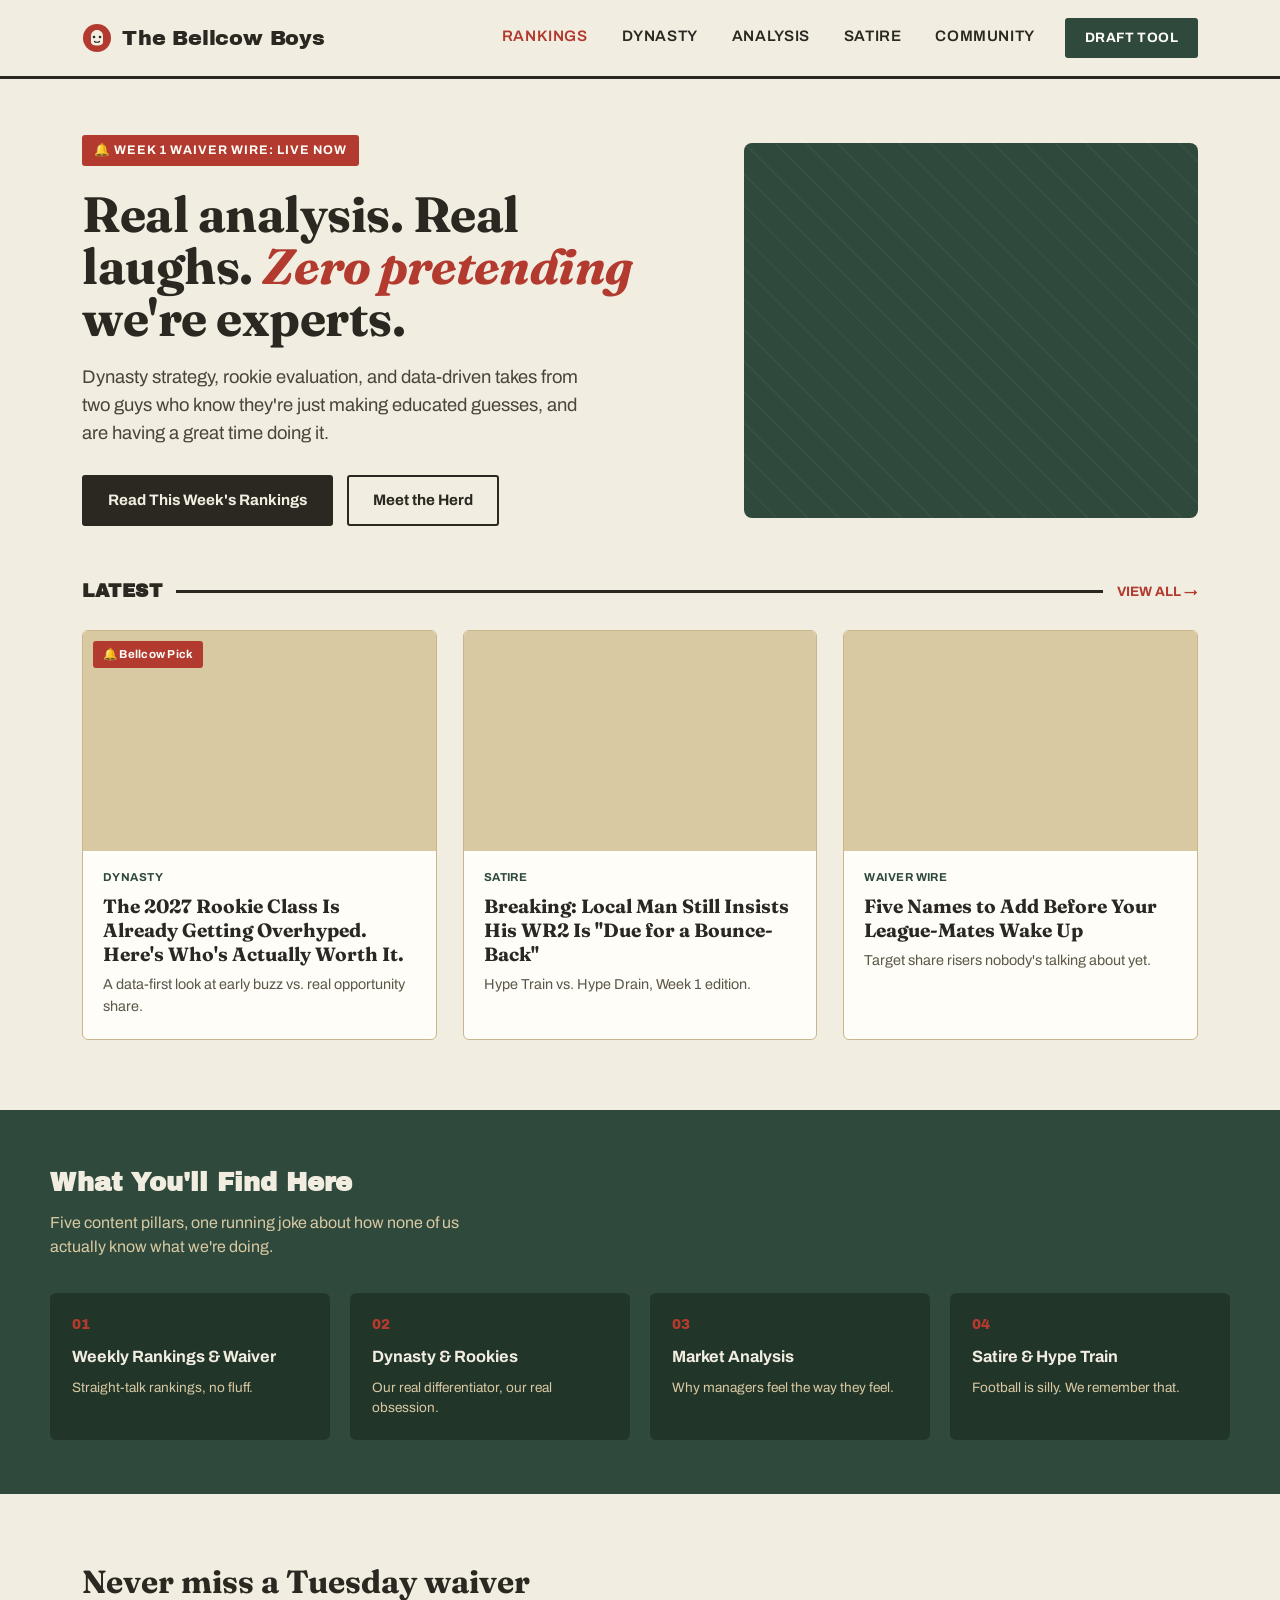
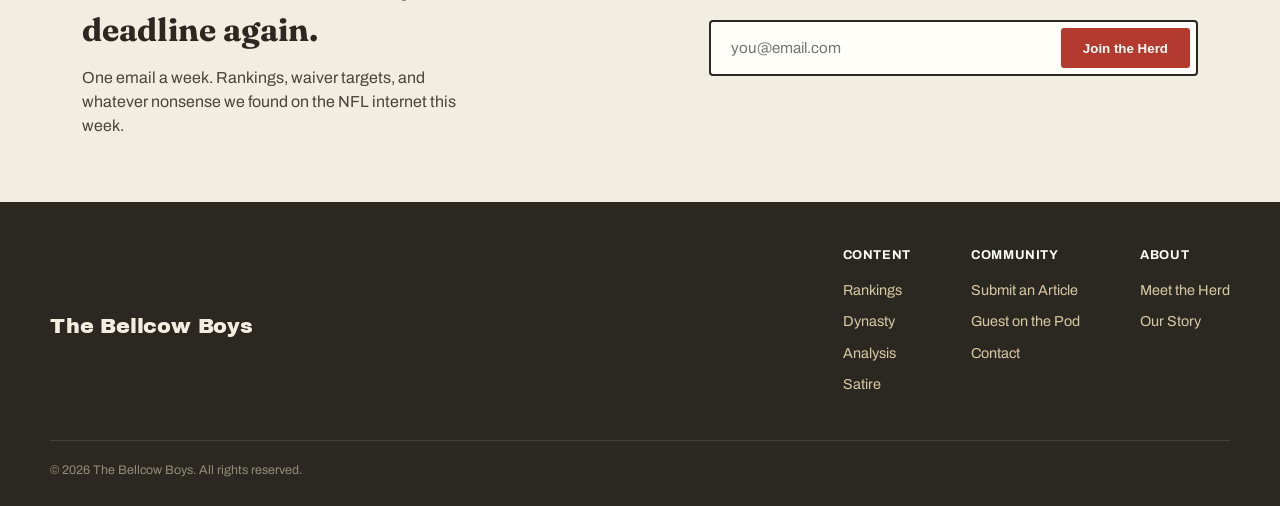
<file: index.html>
<!DOCTYPE html>
<html lang="en">
<head>
<meta charset="UTF-8">
<meta name="viewport" content="width=device-width, initial-scale=1.0">
<title>The Bellcow Boys | Fantasy Football</title>
<meta name="description" content="Dynasty strategy, rookie evaluation, and data-driven fantasy football analysis from The Bellcow Boys.">
<link rel="stylesheet" href="styles.css">
</head>
<body>

<header>
  <div class="nav-wrap">
    <a href="index.html" class="logo">
      <svg width="30" height="30" viewBox="0 0 30 30" fill="none">
        <circle cx="15" cy="15" r="14" fill="#B23A2E"/>
        <path d="M9 13c0-3.5 2.8-6 6-6s6 2.5 6 6v6c0 2-1.8 3.5-6 3.5s-6-1.5-6-3.5v-6z" fill="#F2EDE1"/>
        <circle cx="12" cy="14" r="1.3" fill="#2B2822"/>
        <circle cx="18" cy="14" r="1.3" fill="#2B2822"/>
        <path d="M12.5 18.5c1 1 4 1 5 0" stroke="#2B2822" stroke-width="1.2" stroke-linecap="round"/>
      </svg>
      The Bellcow Boys
    </a>
    <div class="nav-right">
      <nav class="links">
        <a href="#" class="active">Rankings</a>
        <a href="#">Dynasty</a>
        <a href="#">Analysis</a>
        <a href="#">Satire</a>
        <a href="#">Community</a>
      </nav>
      <a href="#" class="nav-cta">Draft Tool</a>
    </div>
  </div>
</header>

<section class="hero">
  <div>
    <span class="hero-eyebrow">🔔 Week 1 Waiver Wire: Live Now</span>
    <h1>Real analysis. Real laughs. <em>Zero pretending</em> we're experts.</h1>
    <p>Dynasty strategy, rookie evaluation, and data-driven takes from two guys who know they're just making educated guesses, and are having a great time doing it.</p>
    <div class="hero-actions">
      <a href="article.html" class="btn-primary">Read This Week's Rankings</a>
      <a href="#" class="btn-secondary">Meet the Herd</a>
    </div>
  </div>
  <div class="hero-art"></div>
</section>

<div class="section-label">
  <h2>Latest</h2>
  <div class="rule"></div>
  <a href="#" class="viewall">View All →</a>
</div>

<div class="grid">
  <a class="card" href="article.html">
    <div class="card-thumb pick"></div>
    <div class="card-body">
      <span class="card-tag">Dynasty</span>
      <h3>The 2027 Rookie Class Is Already Getting Overhyped. Here's Who's Actually Worth It.</h3>
      <p>A data-first look at early buzz vs. real opportunity share.</p>
    </div>
  </a>
  <a class="card" href="#">
    <div class="card-thumb"></div>
    <div class="card-body">
      <span class="card-tag">Satire</span>
      <h3>Breaking: Local Man Still Insists His WR2 Is "Due for a Bounce-Back"</h3>
      <p>Hype Train vs. Hype Drain, Week 1 edition.</p>
    </div>
  </a>
  <a class="card" href="#">
    <div class="card-thumb"></div>
    <div class="card-body">
      <span class="card-tag">Waiver Wire</span>
      <h3>Five Names to Add Before Your League-Mates Wake Up</h3>
      <p>Target share risers nobody's talking about yet.</p>
    </div>
  </a>
</div>

<section class="pillars">
  <div class="pillars-inner">
    <h2>What You'll Find Here</h2>
    <p>Five content pillars, one running joke about how none of us actually know what we're doing.</p>
    <div class="pillar-row">
      <div class="pillar">
        <div class="num">01</div>
        <h4>Weekly Rankings & Waiver</h4>
        <p>Straight-talk rankings, no fluff.</p>
      </div>
      <div class="pillar">
        <div class="num">02</div>
        <h4>Dynasty & Rookies</h4>
        <p>Our real differentiator, our real obsession.</p>
      </div>
      <div class="pillar">
        <div class="num">03</div>
        <h4>Market Analysis</h4>
        <p>Why managers feel the way they feel.</p>
      </div>
      <div class="pillar">
        <div class="num">04</div>
        <h4>Satire & Hype Train</h4>
        <p>Football is silly. We remember that.</p>
      </div>
    </div>
  </div>
</section>

<section class="newsletter">
  <div>
    <h2>Never miss a Tuesday waiver deadline again.</h2>
    <p>One email a week. Rankings, waiver targets, and whatever nonsense we found on the NFL internet this week.</p>
  </div>
  <form class="newsletter-form">
    <input type="email" placeholder="you@email.com" />
    <button type="submit">Join the Herd</button>
  </form>
</section>

<footer>
  <div class="footer-inner">
    <div class="logo">The Bellcow Boys</div>
    <div class="footer-cols">
      <div class="footer-col">
        <h5>Content</h5>
        <a href="#">Rankings</a>
        <a href="#">Dynasty</a>
        <a href="#">Analysis</a>
        <a href="#">Satire</a>
      </div>
      <div class="footer-col">
        <h5>Community</h5>
        <a href="#">Submit an Article</a>
        <a href="#">Guest on the Pod</a>
        <a href="#">Contact</a>
      </div>
      <div class="footer-col">
        <h5>About</h5>
        <a href="#">Meet the Herd</a>
        <a href="#">Our Story</a>
      </div>
    </div>
  </div>
  <div class="footer-bottom">© 2026 The Bellcow Boys. All rights reserved.</div>
</footer>

</body>
</html>
</file>
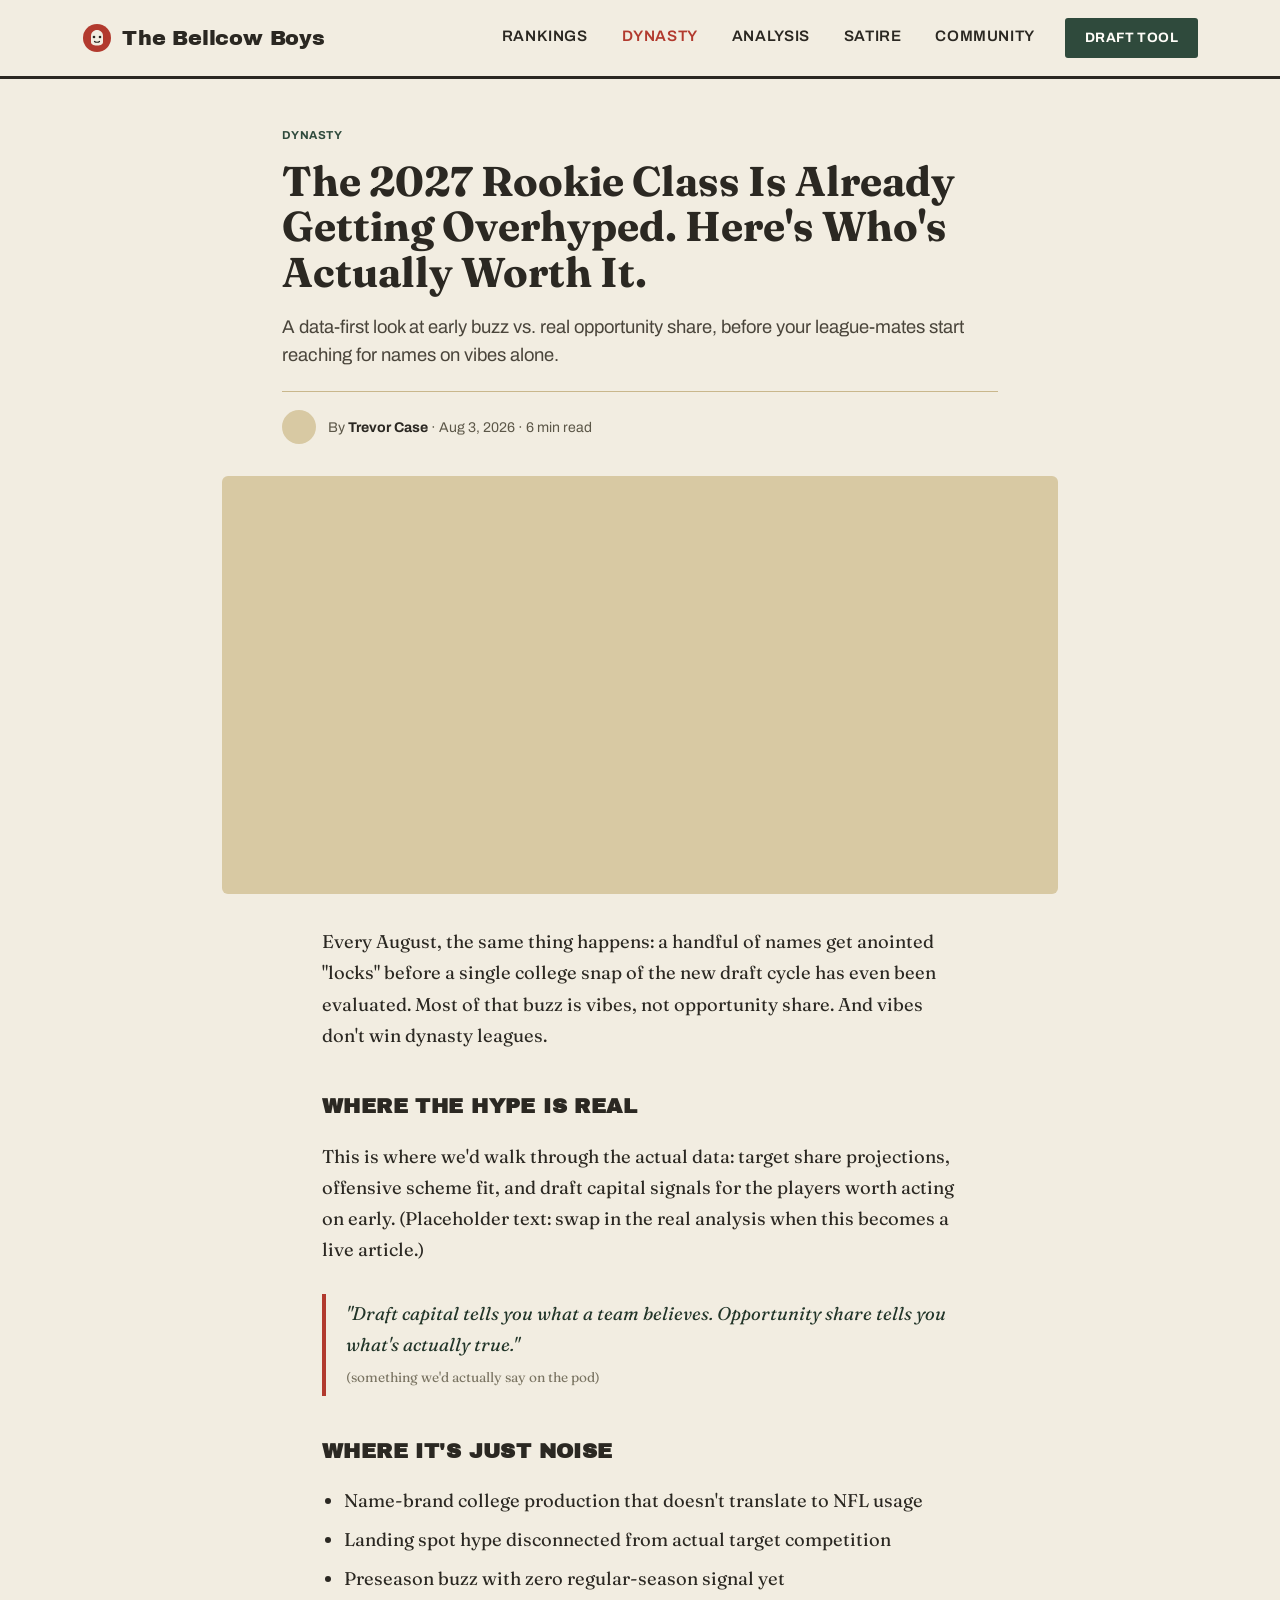
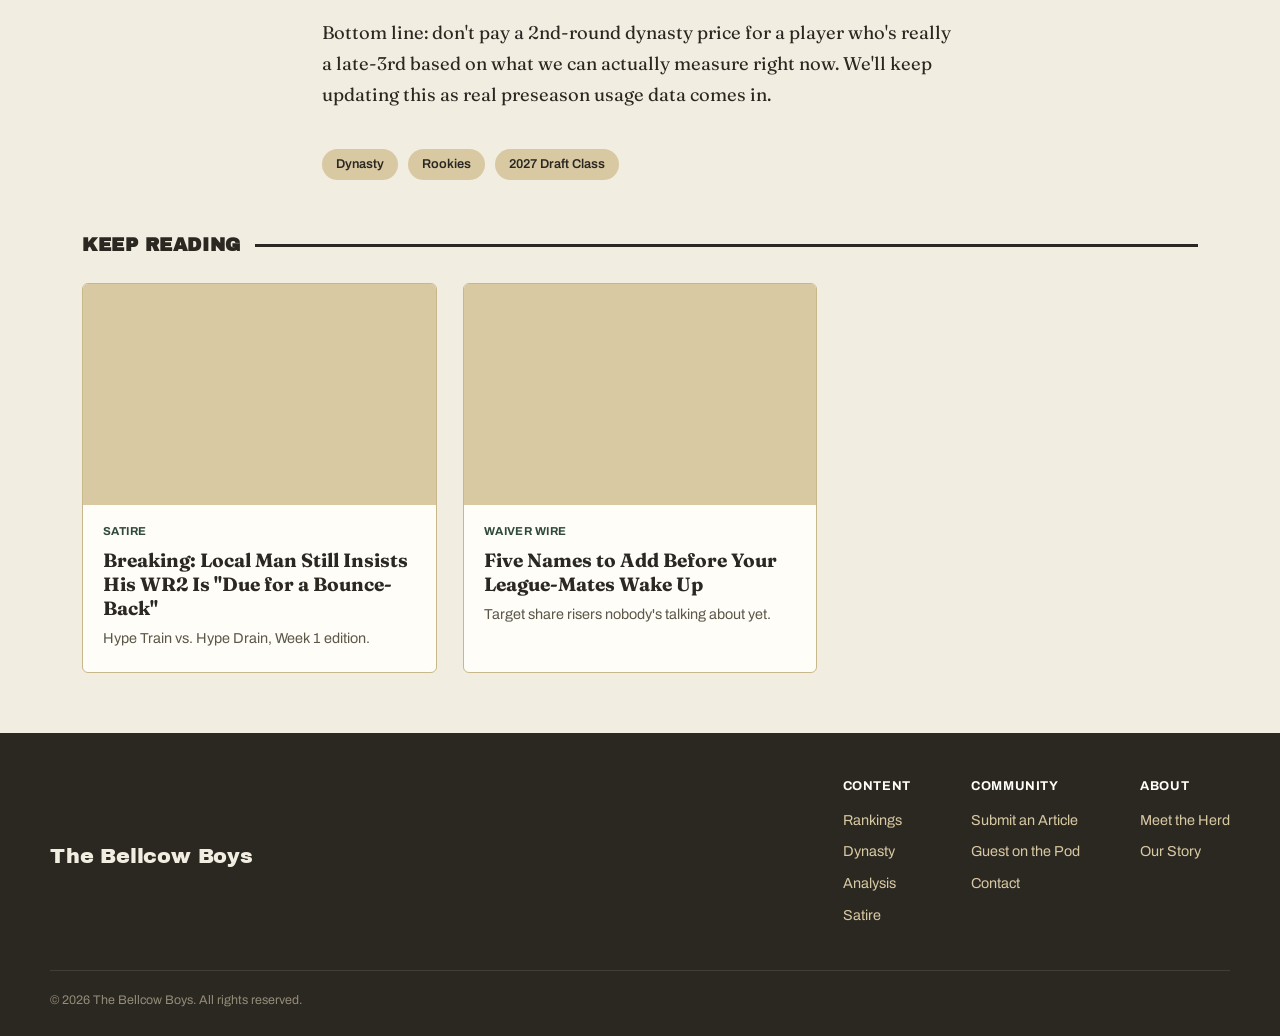
<file: article.html>
<!DOCTYPE html>
<html lang="en">
<head>
<meta charset="UTF-8">
<meta name="viewport" content="width=device-width, initial-scale=1.0">
<title>The 2027 Rookie Class Is Already Getting Overhyped | The Bellcow Boys</title>
<meta name="description" content="A data-first look at early buzz vs. real opportunity share for the 2027 dynasty rookie class.">
<link rel="stylesheet" href="styles.css">
</head>
<body>

<header>
  <div class="nav-wrap">
    <a href="index.html" class="logo">
      <svg width="30" height="30" viewBox="0 0 30 30" fill="none">
        <circle cx="15" cy="15" r="14" fill="#B23A2E"/>
        <path d="M9 13c0-3.5 2.8-6 6-6s6 2.5 6 6v6c0 2-1.8 3.5-6 3.5s-6-1.5-6-3.5v-6z" fill="#F2EDE1"/>
        <circle cx="12" cy="14" r="1.3" fill="#2B2822"/>
        <circle cx="18" cy="14" r="1.3" fill="#2B2822"/>
        <path d="M12.5 18.5c1 1 4 1 5 0" stroke="#2B2822" stroke-width="1.2" stroke-linecap="round"/>
      </svg>
      The Bellcow Boys
    </a>
    <div class="nav-right">
      <nav class="links">
        <a href="#">Rankings</a>
        <a href="#" class="active">Dynasty</a>
        <a href="#">Analysis</a>
        <a href="#">Satire</a>
        <a href="#">Community</a>
      </nav>
      <a href="#" class="nav-cta">Draft Tool</a>
    </div>
  </div>
</header>

<div class="article-header">
  <span class="card-tag">Dynasty</span>
  <h1>The 2027 Rookie Class Is Already Getting Overhyped. Here's Who's Actually Worth It.</h1>
  <p class="dek">A data-first look at early buzz vs. real opportunity share, before your league-mates start reaching for names on vibes alone.</p>
  <div class="byline">
    <div class="avatar"></div>
    <div>By <strong>Trevor Case</strong> · Aug 3, 2026 · 6 min read</div>
  </div>
</div>

<div class="article-cover">
  <div class="img"></div>
</div>

<div class="article-body">
  <p>Every August, the same thing happens: a handful of names get anointed "locks" before a single college snap of the new draft cycle has even been evaluated. Most of that buzz is vibes, not opportunity share. And vibes don't win dynasty leagues.</p>

  <h2>Where the Hype Is Real</h2>
  <p>This is where we'd walk through the actual data: target share projections, offensive scheme fit, and draft capital signals for the players worth acting on early. (Placeholder text: swap in the real analysis when this becomes a live article.)</p>

  <blockquote>"Draft capital tells you what a team believes. Opportunity share tells you what's actually true."<br><span style="font-style: normal; font-size: 0.85rem; color: #7A7462;">(something we'd actually say on the pod)</span></blockquote>

  <h2>Where It's Just Noise</h2>
  <ul>
    <li>Name-brand college production that doesn't translate to NFL usage</li>
    <li>Landing spot hype disconnected from actual target competition</li>
    <li>Preseason buzz with zero regular-season signal yet</li>
  </ul>

  <p>Bottom line: don't pay a 2nd-round dynasty price for a player who's really a late-3rd based on what we can actually measure right now. We'll keep updating this as real preseason usage data comes in.</p>
</div>

<div class="article-tags">
  <a href="#">Dynasty</a>
  <a href="#">Rookies</a>
  <a href="#">2027 Draft Class</a>
</div>

<div class="section-label">
  <h2>Keep Reading</h2>
  <div class="rule"></div>
</div>

<div class="grid" style="padding-bottom: 60px;">
  <a class="card" href="#">
    <div class="card-thumb"></div>
    <div class="card-body">
      <span class="card-tag">Satire</span>
      <h3>Breaking: Local Man Still Insists His WR2 Is "Due for a Bounce-Back"</h3>
      <p>Hype Train vs. Hype Drain, Week 1 edition.</p>
    </div>
  </a>
  <a class="card" href="#">
    <div class="card-thumb"></div>
    <div class="card-body">
      <span class="card-tag">Waiver Wire</span>
      <h3>Five Names to Add Before Your League-Mates Wake Up</h3>
      <p>Target share risers nobody's talking about yet.</p>
    </div>
  </a>
</div>

<footer>
  <div class="footer-inner">
    <div class="logo">The Bellcow Boys</div>
    <div class="footer-cols">
      <div class="footer-col">
        <h5>Content</h5>
        <a href="#">Rankings</a>
        <a href="#">Dynasty</a>
        <a href="#">Analysis</a>
        <a href="#">Satire</a>
      </div>
      <div class="footer-col">
        <h5>Community</h5>
        <a href="#">Submit an Article</a>
        <a href="#">Guest on the Pod</a>
        <a href="#">Contact</a>
      </div>
      <div class="footer-col">
        <h5>About</h5>
        <a href="#">Meet the Herd</a>
        <a href="#">Our Story</a>
      </div>
    </div>
  </div>
  <div class="footer-bottom">© 2026 The Bellcow Boys. All rights reserved.</div>
</footer>

</body>
</html>
</file>
<file: styles.css>
@import url('https://fonts.googleapis.com/css2?family=Archivo+Black&family=Archivo:wght@400;500;600;700&family=Fraunces:opsz,wght@9..144,500;9..144,700&display=swap');

:root {
  --cream: #F2EDE1;
  --cream-dim: #EAE2D0;
  --barn-red: #B23A2E;
  --barn-red-dark: #8E2E24;
  --forest: #2F4A3C;
  --forest-dark: #223529;
  --charcoal: #2B2822;
  --tan: #D8C9A3;
  --tan-line: #C9B78C;
  --white: #FFFDF8;

  --font-display: 'Archivo Black', sans-serif;
  --font-serif: 'Fraunces', serif;
  --font-body: 'Archivo', sans-serif;
}

* { box-sizing: border-box; margin: 0; padding: 0; }

body {
  background: var(--cream);
  color: var(--charcoal);
  font-family: var(--font-body);
  line-height: 1.5;
}

a { color: inherit; text-decoration: none; }

/* ---------- NAV (shared across every page) ---------- */
header {
  background: var(--cream);
  border-bottom: 3px solid var(--charcoal);
  position: sticky;
  top: 0;
  z-index: 100;
}
.nav-wrap {
  max-width: 1180px;
  margin: 0 auto;
  padding: 18px 32px;
  display: flex;
  align-items: center;
  justify-content: space-between;
}
.logo {
  display: flex;
  align-items: center;
  gap: 10px;
  font-family: var(--font-display);
  font-size: 1.3rem;
  letter-spacing: -0.01em;
  color: var(--charcoal);
}
.logo svg { flex-shrink: 0; }
nav.links {
  display: flex;
  gap: 34px;
  font-weight: 600;
  font-size: 0.95rem;
  text-transform: uppercase;
  letter-spacing: 0.04em;
}
nav.links a {
  position: relative;
  padding-bottom: 4px;
  transition: color .15s ease;
}
nav.links a:hover { color: var(--barn-red); }
nav.links a.active { color: var(--barn-red); }
.nav-cta {
  background: var(--forest);
  color: var(--white);
  padding: 10px 20px;
  border-radius: 3px;
  font-weight: 700;
  font-size: 0.85rem;
  text-transform: uppercase;
  letter-spacing: 0.03em;
}
.nav-right { display: flex; align-items: center; gap: 30px; }

/* ---------- HERO (homepage only) ---------- */
.hero {
  max-width: 1180px;
  margin: 0 auto;
  padding: 56px 32px 40px;
  display: grid;
  grid-template-columns: 1.15fr 0.85fr;
  gap: 48px;
  align-items: center;
}
.hero-eyebrow {
  display: inline-flex;
  align-items: center;
  gap: 8px;
  background: var(--barn-red);
  color: var(--white);
  font-size: 0.78rem;
  font-weight: 700;
  text-transform: uppercase;
  letter-spacing: 0.08em;
  padding: 6px 12px;
  border-radius: 3px;
  margin-bottom: 22px;
}
.hero h1 {
  font-family: var(--font-serif);
  font-weight: 700;
  font-size: 3.1rem;
  line-height: 1.05;
  letter-spacing: -0.01em;
  color: var(--charcoal);
  margin-bottom: 20px;
}
.hero h1 em { font-style: italic; color: var(--barn-red); }
.hero p {
  font-size: 1.15rem;
  color: #4A453B;
  max-width: 46ch;
  margin-bottom: 28px;
}
.hero-actions { display: flex; gap: 14px; }
.btn-primary {
  background: var(--charcoal);
  color: var(--cream);
  padding: 14px 26px;
  border-radius: 3px;
  font-weight: 700;
  font-size: 0.95rem;
}
.btn-secondary {
  border: 2px solid var(--charcoal);
  padding: 12px 24px;
  border-radius: 3px;
  font-weight: 700;
  font-size: 0.95rem;
}
.hero-art {
  background: var(--forest);
  border-radius: 8px;
  aspect-ratio: 4/3.3;
  display: flex;
  align-items: center;
  justify-content: center;
  position: relative;
  overflow: hidden;
}
.hero-art::before {
  content: "";
  position: absolute;
  inset: 0;
  background: repeating-linear-gradient(45deg, rgba(255,255,255,0.03) 0 2px, transparent 2px 22px);
}

/* ---------- SECTION LABEL ---------- */
.section-label {
  max-width: 1180px;
  margin: 0 auto;
  padding: 0 32px;
  display: flex;
  align-items: center;
  gap: 14px;
  margin-top: 12px;
}
.section-label h2 {
  font-family: var(--font-display);
  font-size: 1.15rem;
  text-transform: uppercase;
  letter-spacing: 0.03em;
  white-space: nowrap;
}
.section-label .rule { height: 3px; background: var(--charcoal); width: 100%; }
.section-label a.viewall {
  font-size: 0.85rem;
  font-weight: 700;
  text-transform: uppercase;
  color: var(--barn-red);
  white-space: nowrap;
}

/* ---------- CARD GRID (homepage + category pages) ---------- */
.grid {
  max-width: 1180px;
  margin: 0 auto;
  padding: 24px 32px 20px;
  display: grid;
  grid-template-columns: repeat(3, 1fr);
  gap: 26px;
}
.card {
  background: var(--white);
  border: 1px solid var(--tan-line);
  border-radius: 6px;
  overflow: hidden;
  display: flex;
  flex-direction: column;
  transition: transform .15s ease, box-shadow .15s ease;
}
.card:hover { transform: translateY(-3px); box-shadow: 0 8px 22px rgba(43,40,34,0.08); }
.card-thumb { background: var(--tan); aspect-ratio: 16/10; position: relative; }
.card-thumb.pick::after {
  content: "🔔 Bellcow Pick";
  position: absolute;
  top: 10px;
  left: 10px;
  background: var(--barn-red);
  color: var(--white);
  font-size: 0.72rem;
  font-weight: 700;
  padding: 5px 10px;
  border-radius: 3px;
  letter-spacing: 0.02em;
}
.card-body { padding: 18px 20px 22px; }
.card-tag {
  font-size: 0.72rem;
  font-weight: 700;
  text-transform: uppercase;
  color: var(--forest);
  letter-spacing: 0.04em;
  margin-bottom: 8px;
  display: block;
}
.card h3 { font-family: var(--font-serif); font-size: 1.2rem; font-weight: 700; line-height: 1.25; margin-bottom: 8px; }
.card p { font-size: 0.9rem; color: #5C5748; }

/* ---------- PILLAR STRIP (homepage only) ---------- */
.pillars { background: var(--forest); margin-top: 50px; padding: 54px 32px; }
.pillars-inner { max-width: 1180px; margin: 0 auto; }
.pillars-inner h2 { font-family: var(--font-display); color: var(--cream); font-size: 1.6rem; margin-bottom: 8px; }
.pillars-inner > p { color: var(--tan); max-width: 50ch; margin-bottom: 34px; }
.pillar-row { display: grid; grid-template-columns: repeat(4, 1fr); gap: 20px; }
.pillar { background: var(--forest-dark); border-radius: 6px; padding: 22px; color: var(--cream); }
.pillar .num { font-family: var(--font-display); color: var(--barn-red); font-size: 0.85rem; margin-bottom: 10px; }
.pillar h4 { font-size: 1.02rem; margin-bottom: 8px; }
.pillar p { font-size: 0.85rem; color: var(--tan); }

/* ---------- NEWSLETTER (shared, homepage + article footer) ---------- */
.newsletter {
  max-width: 1180px;
  margin: 0 auto;
  padding: 64px 32px;
  display: grid;
  grid-template-columns: 1.2fr 1fr;
  gap: 40px;
  align-items: center;
}
.newsletter h2 { font-family: var(--font-serif); font-size: 2rem; margin-bottom: 12px; }
.newsletter p { color: #4A453B; max-width: 42ch; }
.newsletter-form {
  display: flex;
  gap: 10px;
  background: var(--white);
  border: 2px solid var(--charcoal);
  border-radius: 4px;
  padding: 6px;
}
.newsletter-form input { flex: 1; border: none; background: transparent; padding: 12px 14px; font-family: var(--font-body); font-size: 0.95rem; outline: none; }
.newsletter-form button { background: var(--barn-red); color: var(--white); border: none; border-radius: 3px; padding: 12px 22px; font-weight: 700; cursor: pointer; }

/* ---------- FOOTER (shared across every page) ---------- */
footer { background: var(--charcoal); color: var(--tan); padding: 44px 32px 26px; }
.footer-inner { max-width: 1180px; margin: 0 auto; display: flex; justify-content: space-between; flex-wrap: wrap; gap: 30px; }
.footer-inner .logo { color: var(--cream); }
.footer-cols { display: flex; gap: 60px; }
.footer-col h5 { font-size: 0.8rem; text-transform: uppercase; letter-spacing: 0.05em; color: var(--white); margin-bottom: 14px; }
.footer-col a { display: block; font-size: 0.9rem; margin-bottom: 10px; color: var(--tan); }
.footer-col a:hover { color: var(--cream); }
.footer-bottom { max-width: 1180px; margin: 34px auto 0; padding-top: 20px; border-top: 1px solid #443F34; font-size: 0.78rem; color: #948C78; }

/* ---------- ARTICLE PAGE (new) ---------- */
.article-header {
  max-width: 780px;
  margin: 0 auto;
  padding: 48px 32px 32px;
}
.article-header .card-tag { margin-bottom: 14px; }
.article-header h1 {
  font-family: var(--font-serif);
  font-size: 2.6rem;
  line-height: 1.1;
  font-weight: 700;
  margin-bottom: 18px;
}
.article-header .dek {
  font-size: 1.15rem;
  color: #4A453B;
  margin-bottom: 22px;
}
.byline {
  display: flex;
  align-items: center;
  gap: 12px;
  font-size: 0.88rem;
  color: #5C5748;
  padding-top: 18px;
  border-top: 1px solid var(--tan-line);
}
.byline .avatar {
  width: 34px;
  height: 34px;
  border-radius: 50%;
  background: var(--tan);
  flex-shrink: 0;
}
.byline strong { color: var(--charcoal); }

.article-cover {
  max-width: 900px;
  margin: 0 auto;
  padding: 0 32px 8px;
}
.article-cover .img {
  background: var(--tan);
  aspect-ratio: 16/8;
  border-radius: 6px;
}

.article-body {
  max-width: 700px;
  margin: 0 auto;
  padding: 24px 32px 8px;
  font-family: var(--font-serif);
  font-size: 1.15rem;
  line-height: 1.7;
  color: var(--charcoal);
}
.article-body p { margin-bottom: 22px; }
.article-body h2 {
  font-family: var(--font-display);
  font-size: 1.3rem;
  text-transform: uppercase;
  letter-spacing: 0.02em;
  margin: 38px 0 16px;
  color: var(--charcoal);
}
.article-body blockquote {
  border-left: 4px solid var(--barn-red);
  padding: 4px 0 4px 20px;
  margin: 28px 0;
  font-style: italic;
  color: var(--forest-dark);
}
.article-body ul { margin: 0 0 22px 22px; }
.article-body li { margin-bottom: 8px; }

.article-tags {
  max-width: 700px;
  margin: 0 auto;
  padding: 8px 32px 40px;
  display: flex;
  gap: 10px;
  flex-wrap: wrap;
}
.article-tags a {
  background: var(--tan);
  color: var(--charcoal);
  font-size: 0.8rem;
  font-weight: 600;
  padding: 6px 14px;
  border-radius: 20px;
}
.article-tags a:hover { background: var(--barn-red); color: var(--white); }

@media (max-width: 900px) {
  nav.links { display: none; }
  .hero { grid-template-columns: 1fr; }
  .grid { grid-template-columns: 1fr; }
  .pillar-row { grid-template-columns: repeat(2, 1fr); }
  .newsletter { grid-template-columns: 1fr; }
  .article-header h1 { font-size: 2rem; }
}
</file>
